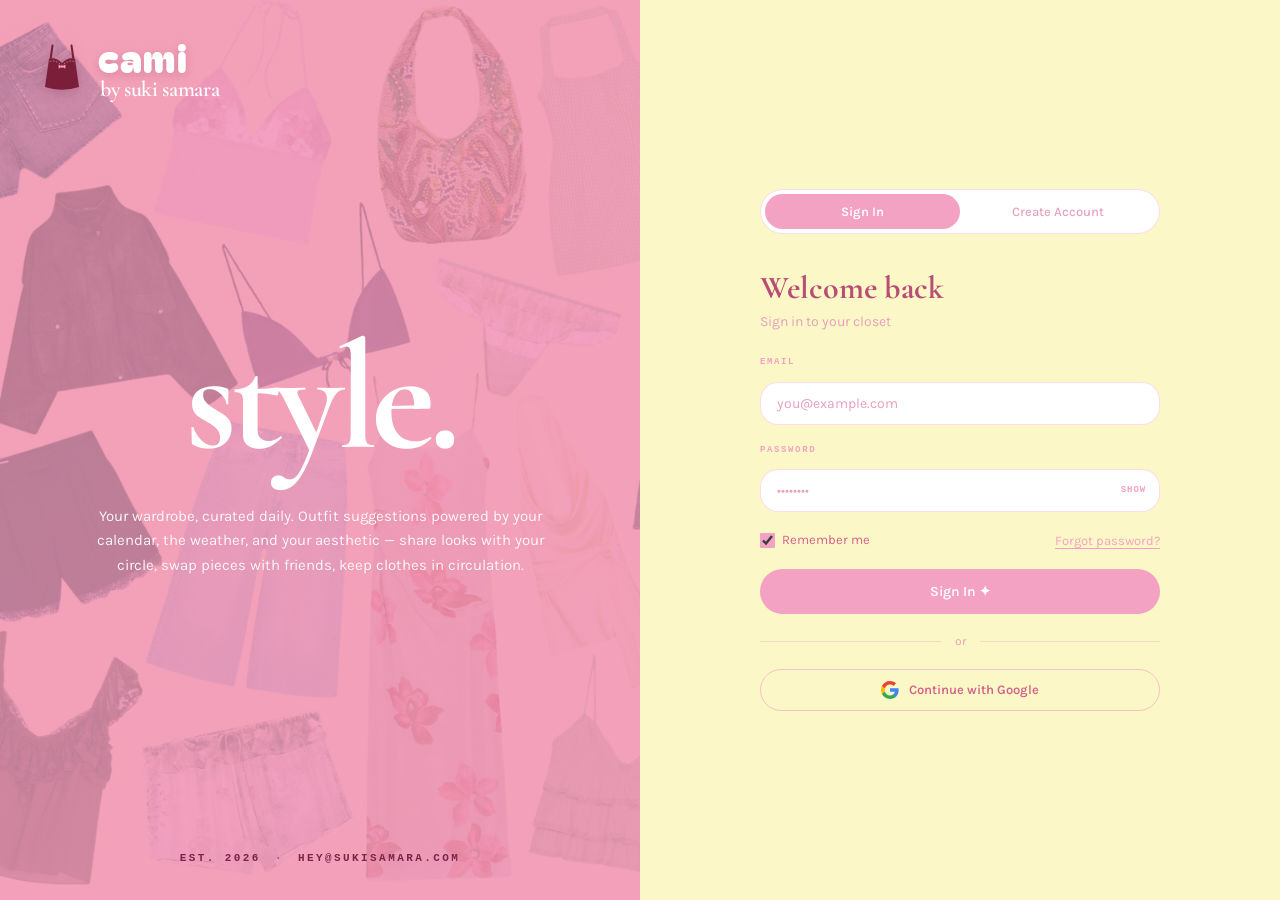
<file: index.html>
<!DOCTYPE html>
<html lang="en">
<head>
  <meta charset="UTF-8" />
  <meta name="viewport" content="width=device-width, initial-scale=1.0" />
  <title>Virtual Closet by Suki Samara</title>
  <link rel="stylesheet" href="css/style.css" />
  <link rel="stylesheet" href="css/today.css" />
</head>
<body>
  <div id="navbar-mount"></div>
  <main class="page-wrap" id="main"></main>
  <div id="footer-mount"></div>
  <script src="js/app.js"></script>
  <script src="js/today.js"></script>
</body>
</html>
</file>
<file: css/style.css>
@import url('https://fonts.googleapis.com/css2?family=Cormorant+Garamond:ital,wght@0,300;0,400;0,600;0,700;1,300;1,400&family=Karla:wght@300;400;500;600;700&family=Bagel+Fat+One&display=swap');

:root {
  --yellow:      #fbf7c6;
  --yellow-deep: #f5eda0;
  --pink:        #f4a2c3;
  --pink-dark:   #e07aaa;
  --pink-darker: #c9558e;
  --pink-light:  #fde8f2;
  --pink-mist:   #fef4f9;
  --white:       #ffffff;
  --text:        #d4608a;
  --text-dark:   #b84d75;
  --text-muted:  #e8a0bc;
  --border:      rgba(244,162,195,0.35);
  --border-firm: rgba(244,162,195,0.6);
  --shadow-sm:   0 2px 10px rgba(244,162,195,0.15);
  --shadow-md:   0 8px 30px rgba(244,162,195,0.22);
  --shadow-lg:   0 20px 60px rgba(244,162,195,0.28);
  --r-sm:10px; --r-md:18px; --r-lg:28px; --r-pill:100px;
}

*,*::before,*::after { box-sizing:border-box; margin:0; padding:0; }
html { scroll-behavior:smooth; }
body { background:var(--yellow); color:var(--text); font-family:'Karla',sans-serif; font-size:15px; line-height:1.6; min-height:100vh; -webkit-font-smoothing:antialiased; }
::-webkit-scrollbar { width:5px; }
::-webkit-scrollbar-track { background:var(--yellow); }
::-webkit-scrollbar-thumb { background:var(--pink); border-radius:10px; }

h1,h2,h3,h4 { font-family:'Cormorant Garamond',serif; color:var(--text-dark); line-height:1.15; }
.t-adult { font-family:'Cormorant Garamond',serif; font-style:italic; font-weight:300; }
.eyebrow { display:block; font-family:'Courier New',monospace; font-size:10px; font-weight:700; letter-spacing:0.22em; text-transform:uppercase; color:var(--pink); margin-bottom:6px; }

.page-wrap { max-width:1200px; margin:0 auto; padding:44px 28px 80px; }

/* ─── NAVBAR ─── */
.navbar { position:sticky; top:0; z-index:200; background:rgba(251,247,198,0.92); backdrop-filter:blur(16px); border-bottom:1.5px solid transparent; transition:all .3s; }
.navbar.scrolled { border-bottom-color:var(--border); box-shadow:var(--shadow-sm); }
.nav-inner { max-width:1200px; margin:0 auto; padding:0 28px; height:72px; display:flex; align-items:center; justify-content:space-between; gap:16px; }
.nav-logo { display:flex; align-items:center; gap:13px; text-decoration:none; flex-shrink:0; }
.nav-logo .cami-icon { width:32px; height:36px; }
.nav-logo-text { display:flex; flex-direction:column; gap:1px; }
.nav-logo-main { font-family:'Bagel Fat One',sans-serif; font-size:26px; font-weight:400; color:var(--text-dark); letter-spacing:0.03em; line-height:1; }
.nav-logo-sub { font-family:'Cormorant Garamond',serif; font-size:16px; font-weight:600; letter-spacing:-0.01em; color:var(--pink-dark); line-height:1; }
.nav-links { display:flex; align-items:center; gap:1px; }
.nav-link { display:flex; align-items:center; gap:5px; padding:7px 12px; border-radius:var(--r-pill); text-decoration:none; color:var(--text); font-size:12.5px; font-weight:500; border:1.5px solid transparent; transition:all .2s; white-space:nowrap; }
.nav-link:hover { color:var(--text-dark); background:var(--pink-mist); border-color:var(--border); }
.nav-link.active { background:var(--pink); color:#fff; border-color:var(--pink); }
.nav-link .glyph { font-size:11px; color:var(--pink); }
.nav-link.active .glyph { color:rgba(255,255,255,.8); }
.hamburger { display:none; flex-direction:column; gap:5px; background:none; border:none; cursor:pointer; padding:6px; flex-shrink:0; }
.hamburger span { display:block; width:22px; height:2px; background:var(--text-dark); border-radius:2px; transition:all .25s; }

/* ─── FOOTER (slim) ─── */
.footer { background:var(--pink); color:#fff; padding:16px 28px; text-align:center; font-family:'Courier New',monospace; font-size:10px; letter-spacing:0.16em; text-transform:uppercase; color:rgba(255,255,255,0.85); }

/* ─── BUTTONS ─── */
.btn { display:inline-flex; align-items:center; gap:8px; padding:11px 22px; border-radius:var(--r-pill); border:none; font-family:'Karla',sans-serif; font-size:13px; font-weight:600; cursor:pointer; transition:all .22s; text-decoration:none; white-space:nowrap; }
.btn-primary { background:var(--pink); color:#fff; }
.btn-primary:hover { background:var(--pink-dark); transform:translateY(-2px); box-shadow:var(--shadow-md); }
.btn-ghost { background:transparent; color:var(--text); border:1.5px solid var(--border-firm); }
.btn-ghost:hover { border-color:var(--pink); color:var(--text-dark); background:var(--pink-mist); }

/* ─── PILLS ─── */
.pill { display:inline-flex; align-items:center; padding:4px 12px; border-radius:var(--r-pill); font-size:11px; font-weight:600; font-family:'Courier New',monospace; letter-spacing:0.04em; border:1.5px solid var(--border); background:var(--yellow); color:var(--text); cursor:pointer; transition:all .18s; text-transform:capitalize; }
.pill:hover,.pill.active { background:var(--pink); border-color:var(--pink); color:#fff; }

/* ─── CARDS ─── */
.card { background:var(--white); border:1.5px solid var(--border); border-radius:var(--r-lg); padding:28px; }
.clothing-card { background:var(--white); border:1.5px solid var(--border); border-radius:var(--r-lg); overflow:hidden; cursor:pointer; transition:all .25s; }
.clothing-card:hover { border-color:var(--pink); box-shadow:var(--shadow-md); transform:translateY(-3px); }
.clothing-card.selected { border-color:var(--pink-darker); box-shadow:0 0 0 3px rgba(201,85,142,.2); }
.card-img { 
  min-height:200px;
  max-height:280px;
  display:flex; 
  align-items:center; 
  justify-content:center; 
  position:relative; 
  overflow:hidden;
  padding:12px;
}
.card-img img { 
  width:auto;
  max-width:100%;
  height:auto;
  max-height:240px;
  object-fit:contain;
  display:block;
}
.card-cpw { position:absolute; bottom:8px; left:8px; background:var(--pink); color:#fff; font-family:'Courier New',monospace; font-size:9px; letter-spacing:0.08em; font-weight:700; padding:3px 9px; border-radius:var(--r-pill); }
.card-body { padding:14px 16px 16px; }
.card-top-row { display:flex; justify-content:space-between; align-items:flex-start; margin-bottom:2px; }
.card-name { font-family:'Cormorant Garamond',serif; font-size:16px; color:var(--text-dark); flex:1; margin-right:8px; }
.card-wears { font-family:'Courier New',monospace; font-size:9px; color:var(--pink); letter-spacing:.1em; white-space:nowrap; }
.card-brand { font-size:12px; color:var(--text-muted); margin-bottom:2px; }
.card-cost { font-size:15px; font-weight:600; color:var(--text-dark); margin-bottom:10px; }
.card-tags { display:flex; flex-wrap:wrap; gap:4px; }

/* ─── FORM ELEMENTS ─── */
.field-label { display:block; font-family:'Courier New',monospace; font-size:9px; font-weight:700; letter-spacing:0.18em; text-transform:uppercase; color:var(--pink); margin-bottom:6px; }
.field-input,.field-select { width:100%; padding:12px 16px; border:1.5px solid var(--border); border-radius:var(--r-md); background:var(--white); color:var(--text-dark); font-family:'Karla',sans-serif; font-size:14px; outline:none; transition:border-color .2s; }
.field-input:focus,.field-select:focus { border-color:var(--pink); }
.field-input::placeholder { color:var(--text-muted); }
.field-select { appearance:none; background-image:url("data:image/svg+xml,%3Csvg xmlns='http://www.w3.org/2000/svg' width='12' height='7'%3E%3Cpath d='M1 1l5 5 5-5' stroke='%23d4608a' stroke-width='1.5' fill='none' stroke-linecap='round'/%3E%3C/svg%3E"); background-repeat:no-repeat; background-position:right 14px center; padding-right:38px; cursor:pointer; }

/* ─── MISC ─── */
.items-grid { display:grid; grid-template-columns:repeat(auto-fill,minmax(230px,1fr)); gap:20px; }
.section-title { font-size:clamp(28px,4vw,44px); color:var(--text-dark); margin-bottom:4px; }
.empty-state { text-align:center; padding:80px 20px; display:flex; flex-direction:column; align-items:center; gap:14px; }
.empty-state .empty-icon { font-size:54px; animation:pulse 2s ease-in-out infinite; }
.empty-state p { font-size:18px; color:var(--text-muted); }

/* ─── ANIMATIONS ─── */
@keyframes spin { to { transform:rotate(360deg); } }

/* ─── CAMI LOGO ICON — swings left and right from its straps ─── */
.cami-icon { display:inline-block; flex-shrink:0; transform-origin:50% 4%; animation:cami-shake 2.4s ease-in-out infinite; }
@keyframes cami-shake {
  0%, 62%, 100% { transform:rotate(0deg); }
  8%  { transform:rotate(-12deg); }
  18% { transform:rotate(10deg); }
  28% { transform:rotate(-8deg); }
  38% { transform:rotate(6deg); }
  48% { transform:rotate(-3deg); }
  56% { transform:rotate(1.5deg); }
}
@media (prefers-reduced-motion: reduce) { .cami-icon { animation:none; } }
@keyframes pulse { 0%,100%{opacity:1} 50%{opacity:.5} }
@keyframes fadeUp { from{opacity:0;transform:translateY(16px)} to{opacity:1;transform:translateY(0)} }
.fade-up { animation:fadeUp .45s ease both; }
.fade-up-1 { animation-delay:.06s }
.fade-up-2 { animation-delay:.12s }
.fade-up-3 { animation-delay:.18s }

/* ─── MOBILE ─── */
@media(max-width:780px){
  .hamburger{display:flex;}
  .nav-links{display:none;position:fixed;inset:66px 0 0 0;background:var(--yellow);flex-direction:column;padding:20px 24px;gap:6px;border-top:1.5px solid var(--border);overflow-y:auto;z-index:199;}
  .nav-links.open{display:flex;}
  .nav-link{width:100%;font-size:16px;padding:12px 18px;}
  .page-wrap{padding:32px 18px 60px;}
}
</file>
<file: css/today.css>
/* TODAY PAGE */
.today-hero { display:grid; grid-template-columns:180px 1fr; gap:24px; margin-bottom:48px; align-items:start; }
.date-block { background:var(--pink); border-radius:var(--r-lg); padding:24px 18px 20px; text-align:center; }
.date-block .eyebrow { color:rgba(255,255,255,.65); margin-bottom:4px; }
.date-day-num { font-family:'Cormorant Garamond',serif; font-size:72px; line-height:1; color:#fff; font-weight:300; }
.date-month { font-size:14px; color:rgba(255,255,255,.8); margin-top:4px; }
.context-cards { display:flex; flex-direction:column; gap:14px; }
.context-card { background:var(--white); border:1.5px solid var(--border); border-radius:var(--r-lg); padding:18px 22px; }
.event-row { display:flex; align-items:center; gap:10px; margin-top:8px; }
.event-dot-big { width:9px; height:9px; background:var(--pink); border-radius:50%; flex-shrink:0; }
.event-name { font-family:'Cormorant Garamond',serif; font-size:17px; color:var(--text-dark); margin-bottom:4px; }
.no-event { font-family:'Cormorant Garamond',serif; font-style:italic; font-size:15px; color:var(--text-muted); margin-top:6px; }
.gcal-badge { font-family:'Courier New',monospace; font-size:8px; letter-spacing:.14em; color:var(--pink); background:var(--pink-mist); padding:3px 8px; border-radius:var(--r-pill); border:1px solid var(--border); margin-left:auto; }
.gcal-connected-badge { display:inline-flex; align-items:center; gap:6px; font-family:'Courier New',monospace; font-size:9px; letter-spacing:.12em; color:var(--pink); padding:6px 12px; background:var(--pink-mist); border:1.5px solid var(--border); border-radius:var(--r-pill); margin-top:10px; }
.weather-row { display:flex; align-items:center; gap:12px; margin-top:8px; flex-wrap:wrap; }
.weather-icon { font-size:36px; line-height:1; }
.weather-temp { font-family:'Cormorant Garamond',serif; font-size:28px; color:var(--text-dark); line-height:1; }
.weather-desc { font-size:13px; color:var(--text); }
.weather-change { margin-left:auto; background:none; border:1.5px solid var(--border); border-radius:var(--r-pill); padding:5px 12px; font-size:11px; color:var(--text); cursor:pointer; font-family:'Karla',sans-serif; transition:all .2s; }
.weather-change:hover { border-color:var(--pink); }
.weather-picker { display:flex; flex-direction:column; gap:5px; margin-top:10px; }
.weather-opt { display:flex; align-items:center; gap:8px; padding:7px 12px; border:1.5px solid var(--border); border-radius:var(--r-md); background:var(--yellow); font-size:12px; color:var(--text); cursor:pointer; font-family:'Karla',sans-serif; text-align:left; transition:all .18s; }
.weather-opt:hover,.weather-opt.active { border-color:var(--pink); background:var(--pink-mist); }

/* ── Outfit section ── */
.outfit-section { margin-bottom:60px; }
.outfit-section-hdr { display:flex; justify-content:space-between; align-items:flex-end; margin-bottom:28px; flex-wrap:wrap; gap:12px; }
.logged-inline { font-family:'Courier New',monospace; font-size:10px; letter-spacing:.16em; color:var(--pink-dark); padding:10px 16px; background:var(--pink-mist); border-radius:var(--r-pill); border:1.5px solid var(--border); }

/* ── FLAT OUTFIT GRID ── */
.flat-outfit {
  display:flex;
  flex-direction:column;
  gap:16px;
}

/* Top row: main clothing pieces side by side */
.flat-main-row {
  display:grid;
  grid-template-columns:repeat(auto-fill, minmax(200px, 1fr));
  gap:16px;
}

/* Bottom row: shoes, bag, accessory — smaller */
.flat-extras-row {
  display:grid;
  grid-template-columns:repeat(auto-fill, minmax(150px, 1fr));
  gap:14px;
}

/* Individual slot card */
.flat-slot {
  display:flex;
  flex-direction:column;
  gap:6px;
  cursor:pointer;
}

.flat-slot-card {
  background:var(--white);
  border:1.5px solid var(--border);
  border-radius:var(--r-lg);
  overflow:hidden;
  transition:all .22s;
  position:relative;
}

.flat-slot-card:hover { border-color:var(--pink); box-shadow:var(--shadow-md); transform:translateY(-2px); }
.flat-slot-card.active-slot { border-color:var(--pink-dark); box-shadow:0 0 0 3px rgba(201,85,142,.18); }

.flat-slot-img {
  width:100%;
  min-height:220px;
  max-height:320px;
  display:flex;
  align-items:center;
  justify-content:center;
  overflow:hidden;
  position:relative;
  padding:14px;
  background:transparent;
}

.flat-extras-row .flat-slot-img { min-height:160px; max-height:220px; padding:10px; }

.flat-slot-img img { 
  width:auto;
  max-width:100%;
  height:auto;
  max-height:280px;
  object-fit:contain;
  display:block;
}

.flat-slot-arrows {
  position:absolute;
  inset:0;
  display:flex;
  align-items:center;
  justify-content:space-between;
  padding:0 8px;
  opacity:0;
  transition:opacity .2s;
}

.flat-slot-card:hover .flat-slot-arrows { opacity:1; }

.flat-arrow {
  width:30px;
  height:30px;
  background:rgba(255,255,255,.92);
  border:1.5px solid var(--border);
  border-radius:50%;
  font-size:16px;
  color:var(--pink);
  cursor:pointer;
  display:flex;
  align-items:center;
  justify-content:center;
  transition:all .15s;
  flex-shrink:0;
  line-height:1;
}
.flat-arrow:hover { background:var(--pink); color:#fff; border-color:var(--pink); }
.flat-arrow:disabled { opacity:.2; cursor:default; }

.flat-slot-meta {
  padding:10px 14px 12px;
  border-top:1px solid var(--border);
}
.flat-slot-name { font-family:'Cormorant Garamond',serif; font-size:15px; color:var(--text-dark); display:block; white-space:nowrap; overflow:hidden; text-overflow:ellipsis; }
.flat-slot-brand { font-size:11px; color:var(--text-muted); }

.flat-slot-label { font-family:'Courier New',monospace; font-size:9px; font-weight:700; letter-spacing:.18em; text-transform:uppercase; color:var(--pink); }
.flat-slot-count { font-family:'Courier New',monospace; font-size:8px; color:var(--text-muted); letter-spacing:.1em; text-align:center; }

/* Detail panel below the grid when a slot is selected */
.slot-detail-panel {
  background:var(--white);
  border:1.5px solid var(--pink);
  border-radius:var(--r-lg);
  padding:20px 24px;
  display:flex;
  align-items:center;
  gap:20px;
  animation:fadeUp .3s ease both;
}

.sdp-img {
  width:100px;
  height:110px;
  border-radius:var(--r-md);
  overflow:hidden;
  flex-shrink:0;
  display:flex;
  align-items:center;
  justify-content:center;
  padding:6px;
}
.sdp-img img { width:100%; height:100%; object-fit:contain; }

.sdp-info { flex:1; min-width:0; }
.sdp-label { display:block; font-family:'Courier New',monospace; font-size:9px; font-weight:700; letter-spacing:.18em; text-transform:uppercase; color:var(--pink); margin-bottom:4px; }
.sdp-name { font-family:'Cormorant Garamond',serif; font-size:20px; color:var(--text-dark); margin-bottom:2px; }
.sdp-brand { font-size:12px; color:var(--text-muted); margin-bottom:8px; }
.sdp-tags { display:flex; flex-wrap:wrap; gap:4px; }

.sdp-arrows {
  display:flex;
  align-items:center;
  gap:10px;
  flex-shrink:0;
}
.sdp-arrow-btn {
  background:var(--yellow);
  border:1.5px solid var(--border);
  border-radius:var(--r-pill);
  padding:8px 18px;
  font-size:13px;
  font-weight:600;
  color:var(--text);
  cursor:pointer;
  font-family:'Karla',sans-serif;
  transition:all .18s;
  white-space:nowrap;
}
.sdp-arrow-btn:hover { border-color:var(--pink); color:var(--text-dark); }
.sdp-arrow-btn:disabled { opacity:.25; cursor:default; }
.sdp-count { font-family:'Courier New',monospace; font-size:9px; color:var(--text-muted); letter-spacing:.1em; white-space:nowrap; }

@media(max-width:900px){
  .today-hero { grid-template-columns:1fr; }
  .date-day-num { font-size:56px; }
  .flat-main-row { grid-template-columns:repeat(2, 1fr); }
  .flat-extras-row { grid-template-columns:repeat(3, 1fr); }
  .slot-detail-panel { flex-wrap:wrap; }
}
@media(max-width:500px){
  .flat-main-row { grid-template-columns:1fr 1fr; }
  .flat-extras-row { grid-template-columns:1fr 1fr; }
}

/* Smart algorithm UI additions */
.outfit-reason {
  font-family:'Cormorant Garamond',serif;
  font-style:italic;
  font-size:15px;
  color:var(--text-muted);
  margin-top:4px;
}
.outfit-reason strong { color:var(--text-dark); font-style:normal; }

.sdp-compat {
  font-family:'Courier New',monospace;
  font-size:9px;
  letter-spacing:.14em;
  color:var(--pink);
  margin-top:6px;
  text-transform:uppercase;
}
</file>
<file: css/add.css>
/* ADD PAGE */
.add-hdr { margin-bottom:32px; }
.steps { display:flex; gap:0; background:var(--white); border:1.5px solid var(--border); border-radius:var(--r-pill); padding:5px; width:fit-content; margin-bottom:36px; }
.step-dot { display:flex; align-items:center; gap:7px; padding:9px 20px; border-radius:var(--r-pill); font-size:13px; font-weight:500; color:var(--text-muted); border:none; background:transparent; cursor:default; font-family:'Karla',sans-serif; transition:all .22s; }
.step-dot.active { background:var(--pink); color:#fff; }
.step-dot.done { color:var(--text); cursor:pointer; }
.step-dot.done:hover { color:var(--text-dark); }

.add-layout { display:grid; grid-template-columns:320px 1fr; gap:36px; align-items:start; }

.upload-zone { width:100%; aspect-ratio:3/4; max-height:420px; border:2px dashed var(--border-firm); border-radius:var(--r-lg); background:var(--white); cursor:pointer; display:flex; align-items:center; justify-content:center; overflow:hidden; transition:all .22s; position:relative; }
.upload-zone:hover,.upload-zone.drag { border-color:var(--pink); background:var(--pink-mist); }
.upload-zone.has-img { border-style:solid; border-color:var(--pink); }
.upload-zone img { width:100%; height:100%; object-fit:contain; }
.upload-empty { display:flex; flex-direction:column; align-items:center; gap:10px; padding:32px; text-align:center; }
.upload-star { font-size:40px; color:var(--pink); animation:pulse 2s ease-in-out infinite; }
.upload-main { font-family:'Cormorant Garamond',serif; font-size:20px; color:var(--text-dark); }
.upload-sub { font-family:'Courier New',monospace; font-size:9px; letter-spacing:0.18em; color:var(--pink); }
.upload-note { font-size:11px; color:var(--text-muted); line-height:1.5; max-width:190px; }
.remove-img-btn { width:100%; margin-top:10px; justify-content:center; font-size:12px; padding:9px; }

.color-section { margin-top:18px; }
.palette { display:flex; flex-wrap:wrap; gap:8px; margin-top:8px; }
.swatch { width:30px; height:30px; border-radius:50%; border:3px solid transparent; cursor:pointer; transition:all .18s; }
.swatch:hover { transform:scale(1.2); }
.swatch.active { border-color:var(--pink-darker); box-shadow:0 0 0 2px #fff, 0 0 0 4px var(--pink); transform:scale(1.15); }

.form-step { display:flex; flex-direction:column; gap:20px; }
.field-row { display:grid; grid-template-columns:1fr 1fr; gap:16px; }
.field-group { display:flex; flex-direction:column; gap:6px; }
.step-next { align-self:flex-end; }
.step-next:disabled { opacity:.4; cursor:not-allowed; }
.step-btns { display:flex; gap:10px; }
.step-btns .btn { flex:1; justify-content:center; }

.tag-section { display:flex; flex-direction:column; gap:10px; }
.tag-cloud { display:flex; flex-wrap:wrap; gap:7px; }
.optional { font-size:8px; color:var(--text-muted); letter-spacing:0.04em; text-transform:none; font-weight:400; }
.sel-tags-preview { background:var(--yellow); border-radius:var(--r-md); padding:12px 16px; display:flex; flex-direction:column; gap:8px; }
.sel-tags-row { display:flex; flex-wrap:wrap; gap:5px; }
.stag { font-size:10px; padding:3px 10px; border-radius:var(--r-pill); font-family:'Courier New',monospace; font-weight:700; }
.stag.aes { background:var(--pink); color:#fff; }
.stag.occ { background:var(--pink-dark); color:#fff; }

.confirm-card { display:flex; gap:20px; background:var(--yellow); border-radius:var(--r-lg); padding:20px; align-items:flex-start; }
.confirm-img { width:100px; height:120px; border-radius:var(--r-md); display:flex; align-items:center; justify-content:center; flex-shrink:0; overflow:hidden; }
.confirm-img img { width:100%; height:100%; object-fit:contain; }
.confirm-name { font-family:'Cormorant Garamond',serif; font-size:22px; color:var(--text-dark); margin-bottom:4px; }
.confirm-meta { font-size:13px; color:var(--text); margin-bottom:4px; }
.confirm-cat { font-family:'Courier New',monospace; font-size:9px; color:var(--pink); letter-spacing:0.12em; margin-bottom:10px; }
.confirm-tags { display:flex; flex-wrap:wrap; gap:5px; }

.success-screen { display:flex; flex-direction:column; align-items:center; justify-content:center; min-height:60vh; gap:16px; text-align:center; }
.success-star { font-size:72px; color:var(--pink); animation:spin 1.5s linear infinite; display:block; }
.success-screen h2 { font-family:'Cormorant Garamond',serif; font-size:40px; color:var(--text-dark); }

@media(max-width:860px){
  .add-layout { grid-template-columns:1fr; }
  .upload-zone { max-height:260px; aspect-ratio:auto; }
  .field-row { grid-template-columns:1fr; }
}
</file>
<file: css/calendar.css>
/* ─── CALENDAR PAGE ─── */
.cal-top { display:flex; justify-content:space-between; align-items:flex-end; margin-bottom:28px; flex-wrap:wrap; gap:14px; }
.gcal-status { font-family:'Courier New',monospace; font-size:9px; letter-spacing:0.14em; color:var(--pink); padding:8px 16px; background:var(--pink-mist); border:1.5px solid var(--border); border-radius:var(--r-pill); }

.cal-layout { display:grid; grid-template-columns:1fr 300px; gap:26px; align-items:start; }

/* ── Main calendar card ── */
.cal-main { background:var(--white); border:1.5px solid var(--border); border-radius:var(--r-lg); overflow:hidden; }

.cal-nav { display:flex; align-items:center; justify-content:space-between; padding:22px 26px; border-bottom:1.5px solid var(--border); }
.cal-month-title { font-family:'Cormorant Garamond',serif; font-size:24px; color:var(--text-dark); }
.cal-nav-btn { width:40px; height:40px; display:flex; align-items:center; justify-content:center; background:var(--yellow); border:1.5px solid var(--border); border-radius:var(--r-md); font-size:20px; color:var(--text); cursor:pointer; transition:all .18s; }
.cal-nav-btn:hover { border-color:var(--pink); background:var(--pink-mist); }

/* ── Day headers ── */
.cal-grid { display:grid; grid-template-columns:repeat(7,1fr); padding:14px 12px 12px; gap:4px; }
.cal-day-hdr { text-align:center; font-family:'Courier New',monospace; font-size:9px; letter-spacing:0.1em; color:var(--text-muted); padding-bottom:8px; }

/* ── Day cells — tall enough to show outfit images ── */
.cal-cell {
  border-radius:var(--r-md);
  display:flex;
  flex-direction:column;
  align-items:center;
  min-height:90px;
  cursor:pointer;
  transition:all .2s;
  border:1.5px solid transparent;
  overflow:hidden;
  position:relative;
}
.cal-cell.empty { cursor:default; min-height:90px; }
.cal-cell:not(.empty):hover { border-color:var(--pink); box-shadow:var(--shadow-sm); }
.cal-cell.today { background:var(--pink-mist); border-color:var(--pink); }
.cal-cell.selected { border-color:var(--pink-dark); box-shadow:0 0 0 2px rgba(201,85,142,0.2); }
.cal-cell.has-outfit { background:var(--white); }

/* Day number row */
.cal-cell-top {
  display:flex;
  justify-content:space-between;
  align-items:center;
  width:100%;
  padding:5px 6px 4px;
}
.day-num {
  font-size:12px;
  color:var(--text);
  line-height:1;
  font-weight:500;
}
.cal-cell.today .day-num { color:var(--pink-dark); font-weight:700; }
.cal-cell.selected .day-num { color:var(--pink-dark); font-weight:700; }
.cal-cell.has-evt .day-num { color:var(--text-dark); font-weight:600; }

/* Event dot */
.evt-indicator {
  width:5px; height:5px;
  border-radius:50%;
  background:var(--pink);
  flex-shrink:0;
}

/* ── Outfit image inside cell ── */
.cal-cell-outfit {
  width:100%;
  flex:1;
  display:grid;
  grid-template-columns:1fr 1fr;
  gap:2px;
  padding:0 3px 3px;
}
.cal-cell-outfit.single { grid-template-columns:1fr; }
.cal-cell-outfit.triple { grid-template-columns:1fr 1fr 1fr; }

.cal-outfit-img {
  border-radius:4px;
  overflow:hidden;
  display:flex;
  align-items:center;
  justify-content:center;
  padding:2px;
  min-height:44px;
}
.cal-outfit-img img {
  width:auto;
  max-width:100%;
  height:auto;
  max-height:48px;
  object-fit:contain;
}

/* No outfit placeholder */
.cal-cell-empty-outfit {
  flex:1;
  width:100%;
  display:flex;
  align-items:center;
  justify-content:center;
  padding-bottom:6px;
}
.cal-cell-empty-outfit span {
  font-size:16px;
  opacity:0.2;
}

/* OOTD photo thumbnail */
.cal-ootd-cover {
  position:absolute;
  inset:0;
  z-index:1;
}
.cal-ootd-cover img {
  width:100%;
  height:100%;
  object-fit:cover;
  opacity:0.85;
}
.cal-ootd-cover-overlay {
  position:absolute;
  inset:0;
  background:linear-gradient(to bottom, rgba(251,247,198,0.5) 0%, transparent 40%);
}
.cal-ootd-cover .day-num-over {
  position:absolute;
  top:5px; left:7px;
  font-size:12px; font-weight:700;
  color:var(--text-dark);
  z-index:2;
  text-shadow:0 1px 3px rgba(255,255,255,0.8);
}

/* Legend */
.cal-legend { display:flex; gap:18px; padding:12px 20px; border-top:1.5px solid var(--border); }
.leg-item { display:flex; align-items:center; gap:6px; font-size:11px; color:var(--text-muted); }
.leg-dot { width:8px; height:8px; border-radius:50%; background:var(--pink); }
.leg-img { width:12px; height:12px; border-radius:3px; background:linear-gradient(135deg,var(--pink-light),var(--pink)); }

/* ── Sidebar ── */
.cal-sidebar {
  background:var(--white);
  border:1.5px solid var(--border);
  border-radius:var(--r-lg);
  padding:22px;
  min-height:380px;
  position:sticky;
  top:82px;
}

.sidebar-ph { height:100%; min-height:280px; display:flex; flex-direction:column; align-items:center; justify-content:center; gap:10px; text-align:center; }
.sidebar-ph-icon { font-size:40px; color:var(--pink); opacity:.25; }
.sidebar-ph p { font-family:'Cormorant Garamond',serif; font-style:italic; font-size:17px; color:var(--text-muted); }

.sidebar-date-hdr { display:flex; justify-content:space-between; align-items:flex-start; padding-bottom:14px; border-bottom:1.5px solid var(--border); margin-bottom:16px; }
.sidebar-mo { font-family:'Courier New',monospace; font-size:9px; letter-spacing:0.18em; color:var(--pink); margin-bottom:2px; }
.sidebar-day { font-family:'Cormorant Garamond',serif; font-size:48px; color:var(--text-dark); line-height:1; }
.today-pill { font-family:'Courier New',monospace; font-size:8px; letter-spacing:0.14em; padding:5px 12px; background:var(--pink); color:#fff; border-radius:var(--r-pill); }

/* OOTD section in sidebar */
.sidebar-section { margin-bottom:18px; }
.sidebar-section-hdr { display:flex; justify-content:space-between; align-items:center; margin-bottom:10px; font-family:'Courier New',monospace; font-size:9px; font-weight:700; letter-spacing:0.18em; text-transform:uppercase; color:var(--pink); }
.sidebar-add-btn { background:none; border:1.5px solid var(--border); border-radius:var(--r-pill); padding:4px 12px; font-size:11px; color:var(--text); cursor:pointer; font-family:'Karla',sans-serif; transition:all .18s; }
.sidebar-add-btn:hover { border-color:var(--pink); }
.sidebar-empty { font-family:'Cormorant Garamond',serif; font-style:italic; font-size:14px; color:var(--text-muted); }

/* Outfit items in sidebar — larger, expanded view */
.sidebar-outfit-grid {
  display:grid;
  grid-template-columns:repeat(3,1fr);
  gap:8px;
  margin-bottom:12px;
}
.sidebar-outfit-item {
  display:flex;
  flex-direction:column;
  align-items:center;
  gap:4px;
}
.sidebar-outfit-img {
  width:100%;
  aspect-ratio:1;
  border-radius:var(--r-sm);
  border:1.5px solid var(--border);
  display:flex; align-items:center; justify-content:center;
  padding:5px; overflow:hidden;
}
.sidebar-outfit-img img { width:auto; max-width:100%; height:auto; max-height:52px; object-fit:contain; }
.sidebar-outfit-name { font-size:9px; color:var(--text-muted); text-align:center; line-height:1.2; }

/* OOTD photo upload in sidebar */
.ootd-photo-display { display:flex; flex-direction:column; gap:8px; }
.ootd-photo-large { width:100%; border-radius:var(--r-md); overflow:hidden; border:1.5px solid var(--border); }
.ootd-photo-large img { width:100%; object-fit:cover; max-height:200px; display:block; }

.ootd-upload-btn {
  width:100%;
  justify-content:center;
  font-size:12px;
  padding:10px;
  cursor:pointer;
}
.ootd-upload-label {
  display:flex; align-items:center; justify-content:center; gap:8px;
  width:100%;
  padding:10px 18px;
  border-radius:var(--r-pill);
  border:1.5px solid var(--border-firm);
  background:transparent;
  font-family:'Karla',sans-serif;
  font-size:12px; font-weight:600;
  color:var(--text);
  cursor:pointer;
  transition:all .2s;
}
.ootd-upload-label:hover { border-color:var(--pink); color:var(--text-dark); background:var(--pink-mist); }

/* Events */
.add-evt-form { background:var(--yellow); border:1.5px solid var(--border); border-radius:var(--r-md); padding:12px; display:flex; flex-direction:column; gap:8px; margin-bottom:10px; }
.add-evt-input,.add-evt-select { padding:8px 12px; border:1.5px solid var(--border); border-radius:var(--r-md); background:#fff; color:var(--text-dark); font-family:'Karla',sans-serif; font-size:13px; outline:none; }
.add-evt-input:focus,.add-evt-select:focus { border-color:var(--pink); }
.add-evt-submit { padding:9px; justify-content:center; font-size:12px; }

.evt-item { display:flex; align-items:flex-start; gap:10px; padding:10px 12px; background:var(--yellow); border-radius:var(--r-md); border:1.5px solid var(--border); margin-bottom:6px; }
.evt-dot-sm { width:8px; height:8px; background:var(--pink); border-radius:50%; margin-top:5px; flex-shrink:0; }
.evt-text { flex:1; }
.evt-title { font-size:14px; color:var(--text-dark); margin-bottom:4px; }
.evt-type-row { display:flex; align-items:center; gap:7px; }
.evt-del { background:none; border:none; color:var(--text-muted); font-size:12px; cursor:pointer; padding:0; transition:color .15s; }
.evt-del:hover { color:var(--pink-dark); }
.gcal-tag { font-family:'Courier New',monospace; font-size:8px; letter-spacing:0.12em; color:var(--pink); }

@media(max-width:900px){
  .cal-layout { grid-template-columns:1fr; }
  .cal-sidebar { position:static; }
  .cal-cell { min-height:70px; }
}
</file>
<file: css/circle.css>
/* ─── MY CIRCLE ─── */

.circle-layout { display: grid; grid-template-columns: 300px 1fr; gap: 28px; align-items: start; }

/* Sidebar — friends list */
.circle-sidebar {
  background: var(--white);
  border: 1.5px solid var(--border);
  border-radius: var(--r-lg);
  overflow: hidden;
  position: sticky;
  top: 82px;
}

.circle-sidebar-hdr {
  padding: 20px 22px;
  border-bottom: 1.5px solid var(--border);
  display: flex;
  justify-content: space-between;
  align-items: center;
}

.circle-sidebar-hdr h3 {
  font-family: 'Cormorant Garamond', serif;
  font-size: 20px;
  color: var(--text-dark);
}

.add-friend-btn {
  width: 30px; height: 30px;
  border-radius: 50%;
  background: var(--pink);
  border: none;
  color: #fff;
  font-size: 18px;
  cursor: pointer;
  display: flex; align-items: center; justify-content: center;
  transition: all 0.18s;
}
.add-friend-btn:hover { background: var(--pink-dark); transform: scale(1.08); }

.friend-list { padding: 8px; }

.friend-item {
  display: flex;
  align-items: center;
  gap: 12px;
  padding: 10px 12px;
  border-radius: var(--r-md);
  cursor: pointer;
  transition: all 0.18s;
}
.friend-item:hover { background: var(--pink-mist); }
.friend-item.active { background: var(--pink-mist); border: 1.5px solid var(--border); }

.friend-avatar {
  width: 40px; height: 40px;
  border-radius: 50%;
  background: var(--pink);
  display: flex; align-items: center; justify-content: center;
  font-family: 'Cormorant Garamond', serif;
  font-size: 16px; font-weight: 600; color: #fff;
  flex-shrink: 0;
  position: relative;
}

.friend-online-dot {
  position: absolute;
  bottom: 1px; right: 1px;
  width: 10px; height: 10px;
  background: #2d8a4e;
  border-radius: 50%;
  border: 2px solid var(--white);
}

.friend-info { flex: 1; min-width: 0; }
.friend-name { font-size: 14px; font-weight: 500; color: var(--text-dark); }
.friend-last { font-size: 11px; color: var(--text-muted); white-space: nowrap; overflow: hidden; text-overflow: ellipsis; }

.friend-actions { display: flex; gap: 4px; }
.friend-action-btn {
  font-size: 10px;
  padding: 3px 8px;
  border-radius: var(--r-pill);
  border: 1px solid var(--border);
  background: var(--yellow);
  color: var(--text);
  cursor: pointer;
  font-family: 'Karla', sans-serif;
  transition: all 0.15s;
}
.friend-action-btn:hover { border-color: var(--pink); color: var(--text-dark); }

/* Add friend form */
.add-friend-form {
  padding: 12px 16px;
  border-top: 1.5px solid var(--border);
  background: var(--yellow);
  display: flex;
  gap: 8px;
}
.add-friend-form input {
  flex: 1;
  padding: 8px 12px;
  border: 1.5px solid var(--border);
  border-radius: var(--r-pill);
  font-family: 'Karla', sans-serif;
  font-size: 13px;
  outline: none;
  background: var(--white);
  color: var(--text-dark);
}
.add-friend-form input:focus { border-color: var(--pink); }

/* Circle feed */
.circle-feed { display: flex; flex-direction: column; gap: 20px; }

.feed-card {
  background: var(--white);
  border: 1.5px solid var(--border);
  border-radius: var(--r-lg);
  overflow: hidden;
  transition: box-shadow 0.2s;
}
.feed-card:hover { box-shadow: var(--shadow-sm); }

.feed-card-hdr {
  display: flex;
  align-items: center;
  gap: 12px;
  padding: 16px 20px 14px;
}

.feed-avatar {
  width: 38px; height: 38px;
  border-radius: 50%;
  background: var(--pink);
  display: flex; align-items: center; justify-content: center;
  font-family: 'Cormorant Garamond', serif;
  font-size: 15px; font-weight: 600; color: #fff;
  flex-shrink: 0;
}

.feed-user-info { flex: 1; }
.feed-user-name { font-size: 14px; font-weight: 600; color: var(--text-dark); }
.feed-time { font-size: 11px; color: var(--text-muted); }

.feed-type-tag {
  font-family: 'Courier New', monospace;
  font-size: 8px; font-weight: 700;
  letter-spacing: 0.12em; text-transform: uppercase;
  padding: 3px 10px; border-radius: var(--r-pill);
  border: 1px solid var(--border);
}
.tag-ootd { background: var(--pink); color: #fff; border-color: var(--pink); }
.tag-listing { background: var(--yellow); color: var(--text); }
.tag-swap { background: var(--text-dark); color: #fff; border-color: var(--text-dark); }
.tag-borrow { background: var(--yellow-deep); color: var(--text-dark); }

/* OOTD post */
.ootd-img-wrap {
  width: 100%;
  max-height: 420px;
  overflow: hidden;
  display: flex;
  align-items: center;
  justify-content: center;
  background: var(--yellow);
}
.ootd-img-wrap img { width: 100%; object-fit: cover; max-height: 420px; }

.ootd-items-strip {
  display: flex;
  gap: 8px;
  padding: 14px 20px;
  overflow-x: auto;
  border-top: 1px solid var(--border);
}
.ootd-strip-item {
  flex-shrink: 0;
  width: 64px;
  display: flex;
  flex-direction: column;
  align-items: center;
  gap: 4px;
  cursor: pointer;
}
.ootd-strip-img {
  width: 56px; height: 56px;
  border-radius: var(--r-sm);
  overflow: hidden;
  border: 1.5px solid var(--border);
  display: flex; align-items: center; justify-content: center;
  padding: 4px;
}
.ootd-strip-img img { width: auto; max-width: 100%; height: auto; max-height: 46px; object-fit: contain; }
.ootd-strip-name { font-size: 9px; color: var(--text-muted); text-align: center; line-height: 1.2; }

/* Caption and actions */
.feed-caption { padding: 0 20px 12px; font-size: 14px; color: var(--text-dark); line-height: 1.5; }
.feed-aesthetics { padding: 0 20px 14px; display: flex; flex-wrap: wrap; gap: 5px; }

.feed-actions {
  display: flex;
  align-items: center;
  gap: 8px;
  padding: 12px 20px;
  border-top: 1px solid var(--border);
}
.feed-action {
  display: flex; align-items: center; gap: 5px;
  background: none; border: 1.5px solid var(--border);
  border-radius: var(--r-pill);
  padding: 6px 14px;
  font-family: 'Karla', sans-serif; font-size: 12px;
  color: var(--text); cursor: pointer; transition: all 0.18s;
}
.feed-action:hover { border-color: var(--pink); color: var(--text-dark); background: var(--pink-mist); }
.feed-action.liked { background: var(--pink-mist); border-color: var(--pink); color: var(--pink-dark); }

/* Swap completion card */
.swap-card-body {
  padding: 16px 20px;
  display: flex;
  align-items: center;
  gap: 16px;
}
.swap-item-thumb {
  width: 80px; height: 80px;
  border-radius: var(--r-md);
  overflow: hidden;
  border: 1.5px solid var(--border);
  display: flex; align-items: center; justify-content: center;
  padding: 6px; flex-shrink: 0;
}
.swap-item-thumb img { width: auto; max-width: 100%; height: auto; max-height: 66px; object-fit: contain; }
.swap-arrow { font-size: 24px; color: var(--pink); flex-shrink: 0; }
.swap-info { flex: 1; }
.swap-info p { font-size: 13px; color: var(--text); line-height: 1.6; }
.swap-info strong { color: var(--text-dark); }

/* Borrow request card */
.borrow-card-body { padding: 16px 20px; }
.borrow-item { display: flex; align-items: center; gap: 14px; margin-bottom: 14px; }
.borrow-info p { font-size: 13px; color: var(--text); line-height: 1.6; }
.borrow-info strong { color: var(--text-dark); }
.borrow-actions { display: flex; gap: 8px; }
.borrow-actions .btn { flex: 1; justify-content: center; font-size: 12px; padding: 10px; }

/* Empty circle state */
.circle-empty {
  text-align: center;
  padding: 80px 40px;
  background: var(--white);
  border: 1.5px solid var(--border);
  border-radius: var(--r-lg);
}
.circle-empty-icon { font-size: 52px; display: block; margin-bottom: 16px; animation: pulse 2s ease-in-out infinite; }
.circle-empty h3 { font-family: 'Cormorant Garamond', serif; font-size: 26px; color: var(--text-dark); margin-bottom: 8px; }
.circle-empty p { font-size: 15px; color: var(--text-muted); margin-bottom: 20px; }

/* Post OOTD banner */
.post-ootd-banner {
  background: var(--pink);
  border-radius: var(--r-lg);
  padding: 20px 24px;
  display: flex;
  align-items: center;
  justify-content: space-between;
  gap: 16px;
  margin-bottom: 20px;
}
.post-ootd-banner p { color: rgba(255,255,255,0.9); font-size: 14px; }
.post-ootd-banner strong { color: #fff; display: block; font-family: 'Cormorant Garamond', serif; font-size: 18px; margin-bottom: 2px; }
.post-ootd-btn {
  background: #fff;
  color: var(--pink-dark);
  border: none;
  padding: 10px 22px;
  border-radius: var(--r-pill);
  font-family: 'Karla', sans-serif;
  font-size: 13px; font-weight: 700;
  cursor: pointer; white-space: nowrap;
  transition: all 0.2s; flex-shrink: 0;
}
.post-ootd-btn:hover { transform: scale(1.04); }

@media(max-width:900px){
  .circle-layout { grid-template-columns: 1fr; }
  .circle-sidebar { position: static; }
}
</file>
<file: css/closet.css>
/* CLOSET PAGE */
.closet-hdr { display:flex; justify-content:space-between; align-items:flex-end; margin-bottom:22px; flex-wrap:wrap; gap:14px; }
.hdr-stats { display:flex; align-items:center; gap:20px; flex-wrap:wrap; }
.hdr-stat { text-align:center; }
.hdr-stat-val { display:block; font-family:'Cormorant Garamond',serif; font-size:24px; color:var(--text-dark); line-height:1; }
.hdr-stat-lbl { display:block; font-family:'Courier New',monospace; font-size:8px; letter-spacing:.14em; color:var(--pink); margin-top:2px; }

.toolbar { display:flex; gap:10px; align-items:center; margin-bottom:6px; flex-wrap:wrap; }
.search-box { flex:1; min-width:180px; display:flex; align-items:center; gap:8px; background:var(--white); border:1.5px solid var(--border); border-radius:var(--r-pill); padding:10px 16px; transition:border-color .2s; }
.search-box:focus-within { border-color:var(--pink); }
.search-icon { color:var(--pink); font-size:12px; }
.search-input { flex:1; border:none; outline:none; background:transparent; font-family:'Karla',sans-serif; font-size:13px; color:var(--text-dark); }
.search-input::placeholder { color:var(--text-muted); }

/* Dropdown filter buttons */
.filter-dropdowns { display:flex; gap:8px; align-items:center; flex-wrap:wrap; }
.dd-wrap { position:relative; }
.dd-btn { display:flex; align-items:center; gap:6px; padding:9px 16px; border:1.5px solid var(--border); border-radius:var(--r-pill); background:var(--white); font-family:'Karla',sans-serif; font-size:13px; color:var(--text); cursor:pointer; transition:all .18s; white-space:nowrap; }
.dd-btn:hover { border-color:var(--pink); color:var(--text-dark); }
.dd-btn.dd-active { border-color:var(--pink); background:var(--pink-mist); color:var(--text-dark); }
.dd-btn.dd-open { border-color:var(--pink-dark); background:var(--pink); color:#fff; }
.dd-chosen { font-family:'Courier New',monospace; font-size:9px; letter-spacing:.06em; background:rgba(255,255,255,.3); border-radius:var(--r-pill); padding:2px 7px; text-transform:capitalize; }
.dd-arrow { font-size:9px; opacity:.7; }
.clear-link { background:none; border:none; color:var(--pink); font-family:'Courier New',monospace; font-size:9px; font-weight:700; letter-spacing:.1em; text-transform:uppercase; cursor:pointer; text-decoration:underline; padding:0 4px; }

/* Dropdown panel */
.dd-panel { display:flex; flex-wrap:wrap; gap:6px; background:var(--white); border:1.5px solid var(--border); border-radius:var(--r-lg); padding:16px 20px; margin-bottom:14px; }

.sort-select { padding:9px 32px 9px 14px; border:1.5px solid var(--border); border-radius:var(--r-pill); background:var(--white); color:var(--text); font-size:12px; font-family:'Karla',sans-serif; outline:none; appearance:none; background-image:url("data:image/svg+xml,%3Csvg xmlns='http://www.w3.org/2000/svg' width='12' height='7'%3E%3Cpath d='M1 1l5 5 5-5' stroke='%23d4608a' stroke-width='1.5' fill='none' stroke-linecap='round'/%3E%3C/svg%3E"); background-repeat:no-repeat; background-position:right 12px center; cursor:pointer; }
.sort-select:focus { border-color:var(--pink); }

.results-count { font-family:'Courier New',monospace; font-size:9px; letter-spacing:.14em; color:var(--text-muted); margin-bottom:16px; }

/* Modal */
.modal-overlay { position:fixed; inset:0; background:rgba(251,247,198,.7); backdrop-filter:blur(8px); z-index:500; display:flex; align-items:center; justify-content:center; padding:24px; animation:fadeUp .25s ease; }
.modal { background:var(--white); border:1.5px solid var(--border); border-radius:var(--r-lg); max-width:460px; width:100%; overflow:hidden; box-shadow:var(--shadow-lg); }
.modal-img { 
  min-height:240px;
  max-height:340px;
  display:flex; 
  align-items:center; 
  justify-content:center; 
  overflow:hidden;
  padding:16px;
}
.modal-img img { 
  width:auto;
  max-width:100%;
  height:auto;
  max-height:300px;
  object-fit:contain;
  display:block;
}
.modal-body { padding:22px; }
.modal-top { display:flex; justify-content:space-between; align-items:flex-start; margin-bottom:6px; }
.modal-name { font-family:'Cormorant Garamond',serif; font-size:24px; color:var(--text-dark); }
.modal-close { background:none; border:1.5px solid var(--border); border-radius:50%; width:30px; height:30px; font-size:13px; cursor:pointer; color:var(--text-muted); display:flex; align-items:center; justify-content:center; transition:all .18s; flex-shrink:0; }
.modal-close:hover { border-color:var(--pink); }
.modal-brand { font-size:13px; color:var(--text-muted); margin-bottom:14px; text-transform:capitalize; }
.modal-stats { display:grid; grid-template-columns:repeat(3,1fr); gap:10px; background:var(--yellow); border-radius:var(--r-md); padding:12px; margin-bottom:14px; }
.mstat { text-align:center; }
.mstat-val { display:block; font-family:'Cormorant Garamond',serif; font-size:20px; color:var(--text-dark); }
.mstat-lbl { display:block; font-family:'Courier New',monospace; font-size:8px; color:var(--pink); letter-spacing:.1em; margin-top:2px; }
.modal-tags { display:flex; flex-wrap:wrap; gap:5px; margin-bottom:14px; }
.modal-actions { display:flex; gap:8px; }
.modal-actions .btn { flex:1; justify-content:center; }
</file>
<file: css/edit.css>
/* ─── THE EDIT ─── */

.edit-layout { display: grid; grid-template-columns: 1fr 400px; gap: 32px; align-items: start; }

/* Mode tabs */
.edit-modes {
  display: flex;
  gap: 0;
  background: var(--white);
  border: 1.5px solid var(--border);
  border-radius: var(--r-pill);
  padding: 4px;
  margin-bottom: 28px;
  width: fit-content;
}
.edit-mode-btn {
  padding: 10px 22px;
  border-radius: var(--r-pill);
  border: none;
  background: transparent;
  font-family: 'Karla', sans-serif;
  font-size: 13px; font-weight: 500;
  color: var(--text-muted);
  cursor: pointer;
  transition: all 0.2s;
}
.edit-mode-btn.active { background: var(--pink); color: #fff; font-weight: 600; }

/* Left panel — builder */
.edit-builder {
  background: var(--white);
  border: 1.5px solid var(--border);
  border-radius: var(--r-lg);
  padding: 28px;
  display: flex;
  flex-direction: column;
  gap: 24px;
}

/* OOTD photo upload */
.edit-photo-upload {
  border: 2px dashed var(--border-firm);
  border-radius: var(--r-lg);
  min-height: 260px;
  display: flex;
  align-items: center;
  justify-content: center;
  cursor: pointer;
  transition: all 0.22s;
  overflow: hidden;
  position: relative;
  background: var(--yellow);
}
.edit-photo-upload:hover { border-color: var(--pink); background: var(--pink-mist); }
.edit-photo-upload.has-img { border-style: solid; border-color: var(--pink); background: #fff; }
.edit-photo-upload img { width: 100%; height: 100%; object-fit: cover; max-height: 360px; }
.edit-upload-placeholder {
  display: flex; flex-direction: column;
  align-items: center; gap: 10px;
  padding: 32px; text-align: center;
}
.edit-upload-icon { font-size: 36px; color: var(--pink); animation: pulse 2s ease-in-out infinite; }
.edit-upload-main { font-family: 'Cormorant Garamond', serif; font-size: 18px; color: var(--text-dark); }
.edit-upload-sub { font-size: 12px; color: var(--text-muted); }

/* Outfit item selector */
.edit-items-grid {
  display: grid;
  grid-template-columns: repeat(auto-fill, minmax(90px, 1fr));
  gap: 8px;
}
.edit-item-chip {
  border: 1.5px solid var(--border);
  border-radius: var(--r-md);
  overflow: hidden;
  cursor: pointer;
  transition: all 0.18s;
  position: relative;
}
.edit-item-chip:hover { border-color: var(--pink); }
.edit-item-chip.selected {
  border-color: var(--pink-dark);
  box-shadow: 0 0 0 2px rgba(201,85,142,0.2);
}
.edit-item-chip-check {
  position: absolute; top: 4px; right: 4px;
  width: 18px; height: 18px;
  background: var(--pink-dark);
  border-radius: 50%;
  display: flex; align-items: center; justify-content: center;
  font-size: 9px; color: #fff; font-weight: 700;
  z-index: 2;
}
.edit-item-chip-img {
  height: 72px;
  display: flex; align-items: center; justify-content: center;
  padding: 6px; overflow: hidden;
}
.edit-item-chip-img img { width: auto; max-width: 100%; height: auto; max-height: 60px; object-fit: contain; }
.edit-item-chip-name {
  font-size: 9px; color: var(--text-dark);
  padding: 4px 5px 5px;
  line-height: 1.2;
  border-top: 1px solid var(--border);
}

/* Caption input */
.edit-caption-input {
  width: 100%;
  padding: 12px 16px;
  border: 1.5px solid var(--border);
  border-radius: var(--r-md);
  font-family: 'Karla', sans-serif;
  font-size: 14px;
  color: var(--text-dark);
  outline: none;
  resize: none;
  min-height: 80px;
  transition: border-color 0.2s;
  background: var(--white);
}
.edit-caption-input:focus { border-color: var(--pink); }
.edit-caption-input::placeholder { color: var(--text-muted); }

/* Right panel — preview card */
.edit-preview-panel {
  position: sticky;
  top: 82px;
  display: flex;
  flex-direction: column;
  gap: 16px;
}

.edit-preview-label { }

/* The actual card preview */
.edit-card {
  background: var(--yellow);
  border-radius: var(--r-lg);
  overflow: hidden;
  border: 1.5px solid var(--border);
  position: relative;
}

.edit-card-header {
  background: var(--pink);
  padding: 14px 18px;
  display: flex;
  justify-content: space-between;
  align-items: center;
}
.edit-card-brand {
  font-family: 'Courier New', monospace;
  font-size: 9px; font-weight: 700;
  letter-spacing: 0.22em;
  text-transform: uppercase;
  color: rgba(255,255,255,0.85);
}
.edit-card-date {
  font-family: 'Cormorant Garamond', serif;
  font-size: 13px; font-style: italic;
  color: rgba(255,255,255,0.75);
}

.edit-card-photo {
  width: 100%;
  background: #fff;
  min-height: 200px;
  display: flex;
  align-items: center;
  justify-content: center;
  position: relative;
  overflow: hidden;
}
.edit-card-photo img { width: 100%; object-fit: cover; max-height: 320px; }
.edit-card-photo-placeholder {
  display: flex; flex-direction: column;
  align-items: center; gap: 8px;
  padding: 40px;
  color: var(--text-muted);
  font-family: 'Cormorant Garamond', serif;
  font-style: italic; font-size: 16px;
}

/* Item callouts on the card */
.edit-card-items {
  display: grid;
  grid-template-columns: repeat(auto-fill, minmax(80px,1fr));
  gap: 8px;
  padding: 14px;
}
.edit-callout {
  display: flex;
  flex-direction: column;
  align-items: center;
  gap: 4px;
}
.edit-callout-img {
  width: 64px; height: 64px;
  border-radius: var(--r-sm);
  background: var(--white);
  border: 1.5px solid var(--border);
  display: flex; align-items: center; justify-content: center;
  padding: 5px; overflow: hidden;
}
.edit-callout-img img { width: auto; max-width: 100%; height: auto; max-height: 52px; object-fit: contain; }
.edit-callout-line { width: 1px; height: 12px; background: var(--pink); }
.edit-callout-dot { width: 6px; height: 6px; background: var(--pink); border-radius: 50%; }
.edit-callout-label {
  font-family: 'Courier New', monospace;
  font-size: 7px; letter-spacing: 0.08em;
  color: var(--text-muted);
  text-align: center;
  max-width: 72px;
  overflow: hidden;
  text-overflow: ellipsis;
  white-space: nowrap;
}

.edit-card-caption {
  padding: 0 14px 10px;
  font-family: 'Cormorant Garamond', serif;
  font-style: italic;
  font-size: 14px;
  color: var(--text-dark);
  line-height: 1.5;
}

.edit-card-aesthetics {
  display: flex;
  flex-wrap: wrap;
  gap: 4px;
  padding: 0 14px 14px;
}

.edit-card-footer {
  background: var(--pink);
  padding: 10px 18px;
  text-align: center;
  font-family: 'Courier New', monospace;
  font-size: 8px; font-weight: 700;
  letter-spacing: 0.2em; text-transform: uppercase;
  color: rgba(255,255,255,0.8);
}

/* Action buttons */
.edit-actions { display: flex; flex-direction: column; gap: 8px; }
.edit-action-btn {
  width: 100%;
  justify-content: center;
  padding: 13px;
  font-size: 13px;
}

/* Weekly / Monthly views */
.week-grid {
  display: grid;
  grid-template-columns: repeat(7, 1fr);
  gap: 8px;
  margin-bottom: 24px;
}
.day-cell {
  background: var(--white);
  border: 1.5px solid var(--border);
  border-radius: var(--r-md);
  overflow: hidden;
  cursor: pointer;
  transition: all 0.18s;
}
.day-cell:hover { border-color: var(--pink); }
.day-cell-hdr {
  background: var(--pink);
  padding: 5px;
  text-align: center;
  font-family: 'Courier New', monospace;
  font-size: 8px; font-weight: 700;
  letter-spacing: 0.1em;
  color: rgba(255,255,255,0.85);
}
.day-cell-img {
  height: 80px;
  display: flex; align-items: center; justify-content: center;
  padding: 6px;
}
.day-cell-img img { width: auto; max-width: 100%; height: auto; max-height: 68px; object-fit: contain; }
.day-cell-empty {
  height: 80px;
  display: flex; align-items: center; justify-content: center;
  color: var(--text-muted); font-size: 20px;
}

/* Monthly stats card */
.month-stats {
  display: grid;
  grid-template-columns: repeat(3,1fr);
  gap: 12px;
  margin-bottom: 24px;
}
.month-stat {
  background: var(--white);
  border: 1.5px solid var(--border);
  border-radius: var(--r-lg);
  padding: 18px;
  text-align: center;
}
.month-stat-val { font-family: 'Cormorant Garamond', serif; font-size: 32px; color: var(--text-dark); display: block; }
.month-stat-lbl { font-family: 'Courier New', monospace; font-size: 8px; letter-spacing: 0.12em; color: var(--pink); }

@media(max-width:960px){
  .edit-layout { grid-template-columns: 1fr; }
  .edit-preview-panel { position: static; }
  .week-grid { grid-template-columns: repeat(4,1fr); }
}
</file>
<file: css/login.css>
/* ─── LOGIN PAGE ─── */

.login-body {
  background: var(--yellow);
  margin: 0;
  min-height: 100vh;
}

.login-page {
  display: grid;
  grid-template-columns: 1fr 1fr;
  min-height: 100vh;
}

/* ── Left panel ── */
.login-left {
  background: var(--pink);
  display: flex;
  align-items: center;
  justify-content: center;
  padding: 0;
  position: relative;
  overflow: hidden;
}

/* Background wardrobe image at 40% opacity */
.login-left-bg {
  position: absolute;
  inset: 0;
  background-image: url('../assets/login-bg.png');
  background-size: cover;
  background-position: center;
  background-repeat: no-repeat;
  opacity: 0.40;
  z-index: 0;
  mix-blend-mode: multiply;
}

/* Soft pink overlay to keep brand colour dominant */
.login-left::after {
  content: '';
  position: absolute;
  inset: 0;
  background: linear-gradient(135deg, rgba(244,162,195,0.30) 0%, rgba(244,162,195,0.50) 100%);
  z-index: 1;
}

/* Top-left corner brand */
.login-brand {
  position: absolute;
  top: 36px;
  left: 40px;
  display: flex;
  align-items: center;
  gap: 14px;
  z-index: 3;
}

/* Burgundy cami icon (animation lives in style.css) */
.login-brand .cami-icon {
  width: 44px;
  height: 50px;
  filter: drop-shadow(0 3px 6px rgba(123,30,58,0.25));
}

/* Aligned brand text */
.login-brand-text {
  display: flex;
  flex-direction: column;
  align-items: flex-start;
  line-height: 1;
}

.login-brand-name {
  font-family: 'Bagel Fat One', sans-serif;
  font-size: 40px;
  font-weight: 400;
  color: #fff;
  letter-spacing: 0.03em;
  text-shadow: 0 3px 10px rgba(123,30,58,0.18);
  line-height: 1;
  margin: 0;
  padding: 0;
}

.login-brand-sub {
  font-family: 'Cormorant Garamond', serif;
  font-size: 22px;
  font-weight: 600;
  letter-spacing: -0.015em;
  color: #fff;
  margin: 2px 0 0 2px;
  padding: 0;
  line-height: 1;
}

/* Centered cycling word */
.login-left-inner {
  position: relative;
  z-index: 2;
  display: flex;
  align-items: center;
  justify-content: center;
  width: 100%;
  padding: 80px 40px;
}

.login-hero-text {
  display: flex;
  flex-direction: column;
  align-items: center;
  gap: 28px;
  max-width: 480px;
}

.login-headline {
  font-family: 'Cormorant Garamond', serif;
  font-size: clamp(80px, 12vw, 160px);
  font-weight: 700;
  color: #fff;
  line-height: 1;
  margin: 0;
  letter-spacing: -0.04em;
  text-align: center;
}

.login-tagline {
  font-family: 'Karla', sans-serif;
  font-size: 15px;
  color: rgba(255,255,255,0.92);
  line-height: 1.65;
  text-align: center;
  max-width: 460px;
  text-shadow: 0 1px 2px rgba(0,0,0,0.04);
  margin: 0;
}

/* Bottom-centered footer in dark pink */
.login-deco {
  position: absolute;
  bottom: 32px;
  left: 0;
  right: 0;
  display: flex;
  align-items: center;
  justify-content: center;
  gap: 14px;
  font-family: 'Courier New', monospace;
  font-size: 11px;
  letter-spacing: 0.22em;
  text-transform: uppercase;
  color: #7a2548;
  font-weight: 700;
  z-index: 3;
}

.deco-dot { opacity: 0.6; }

/* ── Right panel ── */
.login-right {
  display: flex;
  align-items: center;
  justify-content: center;
  padding: 60px 48px;
  background: var(--yellow);
}

.login-form-wrap {
  width: 100%;
  max-width: 400px;
}

/* ── Tabs ── */
.auth-tabs {
  display: flex;
  gap: 0;
  background: var(--white);
  border: 1.5px solid var(--border);
  border-radius: var(--r-pill);
  padding: 4px;
  margin-bottom: 36px;
}

.auth-tab {
  flex: 1;
  padding: 10px;
  border-radius: var(--r-pill);
  border: none;
  background: transparent;
  font-family: 'Karla', sans-serif;
  font-size: 13px;
  font-weight: 500;
  color: var(--text-muted);
  cursor: pointer;
  transition: all 0.22s;
}

.auth-tab.active {
  background: var(--pink);
  color: #fff;
  font-weight: 600;
}

/* ── Forms ── */
.auth-form { display: flex; flex-direction: column; gap: 18px; }
.auth-form.hidden { display: none; }

.form-greeting { margin-bottom: 4px; }

.form-title {
  font-family: 'Cormorant Garamond', serif;
  font-size: 32px;
  color: var(--text-dark);
  margin-bottom: 4px;
}

.form-sub {
  font-size: 14px;
  color: var(--text-muted);
}

.field-group { display: flex; flex-direction: column; gap: 6px; }

.password-wrap {
  position: relative;
  display: flex;
  align-items: center;
}

.password-wrap .field-input {
  padding-right: 60px;
}

.pw-toggle {
  position: absolute;
  right: 14px;
  background: none;
  border: none;
  font-family: 'Courier New', monospace;
  font-size: 9px;
  font-weight: 700;
  letter-spacing: 0.1em;
  color: var(--pink);
  cursor: pointer;
  text-transform: uppercase;
  padding: 0;
}

.form-row-between {
  display: flex;
  align-items: center;
  justify-content: space-between;
}

.remember-label {
  display: flex;
  align-items: center;
  gap: 7px;
  font-size: 13px;
  color: var(--text);
  cursor: pointer;
}

.remember-label input[type="checkbox"] {
  accent-color: var(--pink);
  width: 15px;
  height: 15px;
}

.forgot-link, .back-link {
  background: none;
  border: none;
  font-family: 'Karla', sans-serif;
  font-size: 13px;
  color: var(--pink);
  cursor: pointer;
  padding: 0;
  text-decoration: underline;
  text-underline-offset: 3px;
}

.back-link { text-align: left; margin-top: -4px; }

.form-error {
  font-size: 12px;
  color: #e05454;
  background: #fff0f0;
  border: 1px solid #fcc;
  border-radius: var(--r-md);
  padding: 10px 14px;
  display: none;
}

.form-error.visible { display: block; }

.form-success {
  font-size: 12px;
  color: #2d8a4e;
  background: #f0fff5;
  border: 1px solid #b8e8c8;
  border-radius: var(--r-md);
  padding: 10px 14px;
  display: none;
}

.form-success.visible { display: block; }

.auth-submit {
  width: 100%;
  justify-content: center;
  padding: 14px;
  font-size: 14px;
}

.auth-divider {
  display: flex;
  align-items: center;
  gap: 14px;
  color: var(--text-muted);
  font-size: 12px;
}

.auth-divider::before,
.auth-divider::after {
  content: '';
  flex: 1;
  height: 1px;
  background: var(--border);
}

.google-btn {
  width: 100%;
  justify-content: center;
  gap: 10px;
}

.password-strength {
  font-family: 'Courier New', monospace;
  font-size: 9px;
  letter-spacing: 0.1em;
  text-transform: uppercase;
  height: 14px;
}

.terms-note {
  font-size: 11px;
  color: var(--text-muted);
  text-align: center;
  line-height: 1.5;
}

.terms-note a {
  color: var(--pink);
  text-decoration: underline;
  text-underline-offset: 2px;
}

/* ── User avatar in navbar ── */
.nav-avatar {
  width: 32px;
  height: 32px;
  background: var(--pink);
  border-radius: 50%;
  display: flex;
  align-items: center;
  justify-content: center;
  font-family: 'Cormorant Garamond', serif;
  font-size: 14px;
  font-weight: 600;
  color: #fff;
  cursor: pointer;
  border: 2px solid var(--pink-dark);
  transition: all 0.2s;
  text-decoration: none;
  flex-shrink: 0;
}

.nav-avatar:hover {
  transform: scale(1.08);
  box-shadow: var(--shadow-sm);
}

.nav-menu-divider {
  height: 1px;
  background: var(--border);
  margin: 4px 8px;
}

.nav-user-menu {
  position: absolute;
  top: calc(100% + 10px);
  right: 0;
  background: var(--white);
  border: 1.5px solid var(--border);
  border-radius: var(--r-lg);
  padding: 6px;
  min-width: 200px;
  box-shadow: var(--shadow-md);
  z-index: 300;
  animation: fadeUp 0.2s ease;
}

.nav-user-info {
  padding: 10px 12px 10px;
}

.nav-user-name {
  font-family: 'Cormorant Garamond', serif;
  font-size: 16px;
  color: var(--text-dark);
  display: block;
  margin-bottom: 2px;
}

.nav-user-email {
  font-size: 11px;
  color: var(--text-muted);
  display: block;
  white-space: nowrap;
  overflow: hidden;
  text-overflow: ellipsis;
  max-width: 176px;
}

.nav-menu-item {
  display: flex;
  align-items: center;
  gap: 8px;
  width: 100%;
  padding: 9px 12px;
  border-radius: var(--r-md);
  border: none;
  background: transparent;
  font-family: 'Karla', sans-serif;
  font-size: 13px;
  color: var(--text);
  cursor: pointer;
  text-align: left;
  transition: all 0.15s;
  text-decoration: none;
}

.nav-menu-item:hover {
  background: var(--pink-mist);
  color: var(--text-dark);
}

.nav-menu-item.signout {
  color: #e07070;
}

.nav-menu-item.signout:hover {
  background: #fff0f0;
}

/* ── Mobile ── */
@media (max-width: 768px) {
  .login-page { grid-template-columns: 1fr; }
  .login-left { min-height: 320px; }
  .login-brand { top: 24px; left: 24px; }
  .login-brand-name { font-size: 30px; }
  .login-brand-sub { font-size: 17px; }
  .login-brand .cami-icon { width: 34px; height: 39px; }
  .login-headline { font-size: 72px; }
  .login-deco { bottom: 20px; font-size: 9px; }
  .login-right { padding: 40px 24px; align-items: flex-start; padding-top: 40px; }
}

/* ── Cycling word ── */
.cycle-word {
  display: inline-block;
  min-width: 4em;
  transition: opacity 0.35s ease, transform 0.35s ease;
  opacity: 1;
  transform: translateY(0);
  text-align: center;
}
</file>
<file: css/marketplace.css>
/* ─── MARKETPLACE ─── */

.mkt-header { margin-bottom: 36px; }
.mkt-header h1 { font-size: clamp(32px,4vw,48px); color: var(--text-dark); margin-bottom: 4px; }

/* Hero banner */
.mkt-hero {
  background: var(--pink);
  border-radius: var(--r-lg);
  padding: 36px 40px;
  margin-bottom: 36px;
  display: grid;
  grid-template-columns: 1fr auto;
  align-items: center;
  gap: 24px;
  position: relative;
  overflow: hidden;
}
.mkt-hero::before {
  content: '';
  position: absolute;
  width: 300px; height: 300px;
  border-radius: 50%;
  background: rgba(255,255,255,0.07);
  top: -80px; right: -60px;
}
.mkt-hero-text h2 {
  font-family: 'Cormorant Garamond', serif;
  font-size: 32px;
  color: #fff;
  margin-bottom: 8px;
}
.mkt-hero-text p { font-size: 14px; color: rgba(255,255,255,0.8); max-width: 400px; line-height: 1.6; }
.mkt-hero-btn {
  background: #fff;
  color: var(--pink-dark);
  border: none;
  padding: 14px 28px;
  border-radius: var(--r-pill);
  font-family: 'Karla', sans-serif;
  font-size: 13px;
  font-weight: 700;
  cursor: pointer;
  white-space: nowrap;
  transition: all 0.2s;
  flex-shrink: 0;
}
.mkt-hero-btn:hover { transform: translateY(-2px); box-shadow: 0 8px 20px rgba(0,0,0,0.1); }

/* Filter bar */
.mkt-filters {
  display: flex;
  gap: 10px;
  align-items: center;
  margin-bottom: 28px;
  flex-wrap: wrap;
}
.mkt-tab {
  padding: 9px 20px;
  border-radius: var(--r-pill);
  border: 1.5px solid var(--border);
  background: var(--white);
  font-family: 'Karla', sans-serif;
  font-size: 13px;
  font-weight: 500;
  color: var(--text);
  cursor: pointer;
  transition: all 0.18s;
}
.mkt-tab:hover { border-color: var(--pink); color: var(--text-dark); }
.mkt-tab.active { background: var(--pink); border-color: var(--pink); color: #fff; font-weight: 600; }

.mkt-search {
  flex: 1;
  min-width: 200px;
  display: flex;
  align-items: center;
  gap: 8px;
  background: var(--white);
  border: 1.5px solid var(--border);
  border-radius: var(--r-pill);
  padding: 10px 16px;
  transition: border-color 0.2s;
}
.mkt-search:focus-within { border-color: var(--pink); }
.mkt-search input {
  flex: 1; border: none; outline: none;
  font-family: 'Karla', sans-serif; font-size: 13px; color: var(--text-dark);
  background: transparent;
}
.mkt-search input::placeholder { color: var(--text-muted); }

/* Section headers */
.mkt-section-hdr {
  display: flex;
  justify-content: space-between;
  align-items: flex-end;
  margin-bottom: 20px;
}
.mkt-section-hdr h3 {
  font-family: 'Cormorant Garamond', serif;
  font-size: 26px;
  color: var(--text-dark);
}
.mkt-see-all {
  font-family: 'Courier New', monospace;
  font-size: 9px;
  font-weight: 700;
  letter-spacing: 0.14em;
  text-transform: uppercase;
  color: var(--pink);
  background: none;
  border: none;
  cursor: pointer;
  text-decoration: underline;
  text-underline-offset: 3px;
}

/* Listing grid */
.mkt-grid {
  display: grid;
  grid-template-columns: repeat(auto-fill, minmax(220px, 1fr));
  gap: 20px;
  margin-bottom: 48px;
}

/* Listing card */
.listing-card {
  background: var(--white);
  border: 1.5px solid var(--border);
  border-radius: var(--r-lg);
  overflow: hidden;
  cursor: pointer;
  transition: all 0.22s;
  position: relative;
}
.listing-card:hover { border-color: var(--pink); box-shadow: var(--shadow-md); transform: translateY(-3px); }

.listing-type-badge {
  position: absolute;
  top: 10px;
  left: 10px;
  font-family: 'Courier New', monospace;
  font-size: 8px;
  font-weight: 700;
  letter-spacing: 0.12em;
  text-transform: uppercase;
  padding: 4px 10px;
  border-radius: var(--r-pill);
  z-index: 2;
}
.badge-sell { background: var(--pink); color: #fff; }
.badge-swap { background: var(--text-dark); color: #fff; }
.badge-gift { background: #2d8a4e; color: #fff; }
.badge-borrow { background: var(--yellow-deep); color: var(--text-dark); border: 1px solid var(--border); }

.listing-img {
  height: 220px;
  display: flex;
  align-items: center;
  justify-content: center;
  overflow: hidden;
  padding: 12px;
  position: relative;
}
.listing-img img { width: auto; max-width: 100%; height: auto; max-height: 190px; object-fit: contain; }

.listing-body { padding: 14px 16px 16px; }
.listing-name { font-family: 'Cormorant Garamond', serif; font-size: 16px; color: var(--text-dark); margin-bottom: 2px; }
.listing-brand { font-size: 12px; color: var(--text-muted); margin-bottom: 8px; }
.listing-bottom { display: flex; justify-content: space-between; align-items: center; }
.listing-price { font-size: 16px; font-weight: 700; color: var(--text-dark); }
.listing-price.free { color: #2d8a4e; font-size: 13px; }
.listing-price.swap-label { color: var(--text-dark); font-size: 13px; }
.listing-seller { display: flex; align-items: center; gap: 6px; }
.seller-avatar {
  width: 22px; height: 22px;
  border-radius: 50%;
  background: var(--pink);
  display: flex; align-items: center; justify-content: center;
  font-family: 'Cormorant Garamond', serif;
  font-size: 10px; font-weight: 600; color: #fff;
}
.seller-name { font-size: 11px; color: var(--text-muted); }

/* Wear history tag */
.listing-wear-tag {
  font-family: 'Courier New', monospace;
  font-size: 8px;
  letter-spacing: 0.1em;
  color: var(--text-muted);
  margin-bottom: 8px;
}

/* Thrift store cards */
.store-grid {
  display: grid;
  grid-template-columns: repeat(auto-fill, minmax(260px, 1fr));
  gap: 16px;
  margin-bottom: 48px;
}
.store-card {
  background: var(--white);
  border: 1.5px solid var(--border);
  border-radius: var(--r-lg);
  padding: 20px 22px;
  cursor: pointer;
  transition: all 0.22s;
  display: flex;
  align-items: center;
  gap: 16px;
}
.store-card:hover { border-color: var(--pink); box-shadow: var(--shadow-sm); }
.store-avatar {
  width: 52px; height: 52px;
  border-radius: var(--r-md);
  background: var(--pink);
  display: flex; align-items: center; justify-content: center;
  font-family: 'Cormorant Garamond', serif;
  font-size: 20px; font-weight: 700; color: #fff;
  flex-shrink: 0;
}
.store-info { flex: 1; min-width: 0; }
.store-name { font-family: 'Cormorant Garamond', serif; font-size: 17px; color: var(--text-dark); margin-bottom: 2px; }
.store-location { font-size: 12px; color: var(--text-muted); margin-bottom: 6px; }
.store-tags { display: flex; flex-wrap: wrap; gap: 4px; }
.store-featured { border-color: var(--pink); background: var(--pink-mist); }
.store-featured-badge {
  font-family: 'Courier New', monospace;
  font-size: 8px; letter-spacing: 0.12em;
  color: var(--pink); background: var(--white);
  padding: 2px 8px; border-radius: var(--r-pill);
  border: 1px solid var(--border);
  margin-left: auto;
  align-self: flex-start;
  flex-shrink: 0;
}

/* List item modal */
.list-modal-overlay {
  position: fixed; inset: 0;
  background: rgba(251,247,198,0.75);
  backdrop-filter: blur(10px);
  z-index: 500;
  display: flex; align-items: center; justify-content: center;
  padding: 24px;
  animation: fadeUp 0.25s ease;
}
.list-modal {
  background: var(--white);
  border: 1.5px solid var(--border);
  border-radius: var(--r-lg);
  max-width: 520px; width: 100%;
  overflow: hidden;
  box-shadow: var(--shadow-lg);
  max-height: 90vh;
  overflow-y: auto;
}
.list-modal-hdr {
  padding: 24px 24px 0;
  display: flex; justify-content: space-between; align-items: flex-start;
  margin-bottom: 20px;
}
.list-modal-title { font-family: 'Cormorant Garamond', serif; font-size: 26px; color: var(--text-dark); }
.list-modal-body { padding: 0 24px 24px; display: flex; flex-direction: column; gap: 18px; }

/* Listing type selector */
.listing-type-selector { display: grid; grid-template-columns: repeat(4,1fr); gap: 8px; }
.lt-btn {
  padding: 12px 8px;
  border: 1.5px solid var(--border);
  border-radius: var(--r-md);
  background: var(--yellow);
  cursor: pointer;
  text-align: center;
  transition: all 0.18s;
  font-family: 'Karla', sans-serif;
}
.lt-btn:hover { border-color: var(--pink); }
.lt-btn.active { border-color: var(--pink-dark); background: var(--pink-mist); }
.lt-icon { font-size: 22px; display: block; margin-bottom: 4px; }
.lt-label { font-size: 11px; font-weight: 600; color: var(--text-dark); display: block; }
.lt-sub { font-size: 9px; color: var(--text-muted); font-family: 'Courier New', monospace; }

/* Item picker from wardrobe */
.wardrobe-picker {
  display: grid;
  grid-template-columns: repeat(auto-fill, minmax(100px,1fr));
  gap: 10px;
  max-height: 280px;
  overflow-y: auto;
  padding: 4px;
}
.wp-item {
  border: 1.5px solid var(--border);
  border-radius: var(--r-md);
  overflow: hidden;
  cursor: pointer;
  transition: all 0.18s;
  background: var(--white);
}
.wp-item:hover { border-color: var(--pink); }
.wp-item.selected { border-color: var(--pink-dark); box-shadow: 0 0 0 2px rgba(201,85,142,0.2); }
.wp-item-img {
  height: 80px;
  display: flex; align-items: center; justify-content: center;
  overflow: hidden; padding: 6px;
}
.wp-item-img img { width: auto; max-width: 100%; height: auto; max-height: 68px; object-fit: contain; }
.wp-item-name { font-size: 10px; color: var(--text-dark); padding: 5px 6px 6px; line-height: 1.2; }

@media(max-width:768px){
  .mkt-hero { grid-template-columns:1fr; }
  .mkt-hero-btn { width:100%; }
  .listing-type-selector { grid-template-columns: repeat(2,1fr); }
}
</file>
